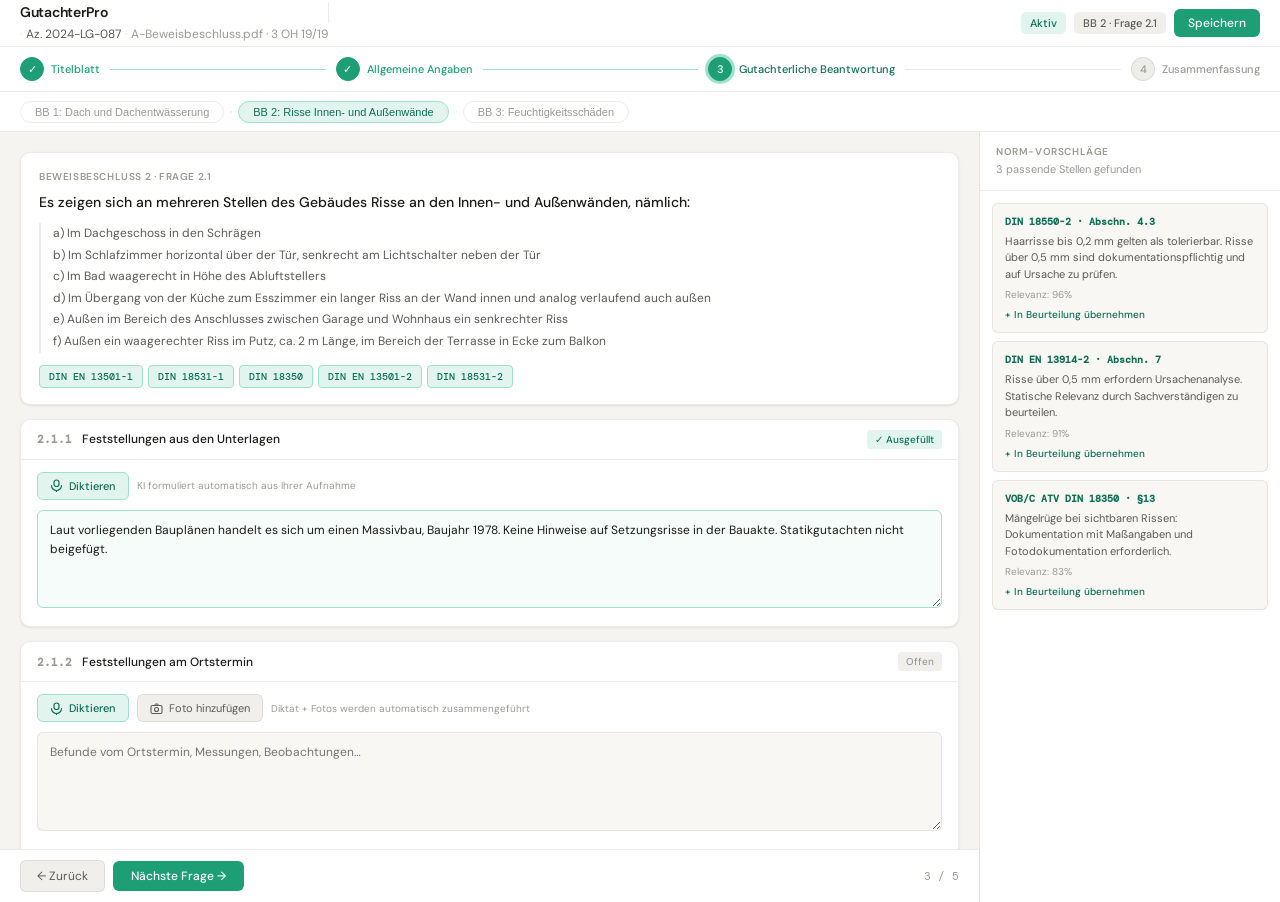
<file: index.html>
<!DOCTYPE html>
<html lang="de">
<head>
  <meta charset="UTF-8">
  <meta name="viewport" content="width=device-width, initial-scale=1.0">
  <title>GutachterPro — Gutachterliche Beantwortung</title>
  <link rel="preconnect" href="https://fonts.googleapis.com">
  <link href="https://fonts.googleapis.com/css2?family=DM+Sans:wght@300;400;500;600&family=DM+Mono:wght@400;500&display=swap" rel="stylesheet">
  <link rel="stylesheet" href="css/app.css">
</head>
<body>

<!-- TOPBAR -->
<header class="topbar">
  <div class="topbar-inner">
    <div class="topbar-left">
      <div class="logo">GutachterPro</div>
      <span class="sep">·</span>
      <span class="meta">Az. 2024-LG-087</span>
      <span class="sep">·</span>
      <span class="meta dimmed">A-Beweisbeschluss.pdf · 3 OH 19/19</span>
    </div>
    <div class="topbar-right">
      <span class="badge badge-live">Aktiv</span>
      <span class="badge badge-prog" id="top-prog">BB 2 · Frage 2.1</span>
      <button class="btn-save" onclick="showSaveToast()">Speichern</button>
    </div>
  </div>
</header>

<!-- STEPPER -->
<div class="stepper-bar">
  <div class="stepper-inner">
    <div class="step done">
      <div class="step-circle done">✓</div>
      <span class="step-label">Titelblatt</span>
    </div>
    <div class="step-line done"></div>
    <div class="step done">
      <div class="step-circle done">✓</div>
      <span class="step-label">Allgemeine Angaben</span>
    </div>
    <div class="step-line done"></div>
    <div class="step active">
      <div class="step-circle active">3</div>
      <span class="step-label">Gutachterliche Beantwortung</span>
    </div>
    <div class="step-line"></div>
    <div class="step">
      <div class="step-circle">4</div>
      <span class="step-label">Zusammenfassung</span>
    </div>
  </div>
</div>

<!-- BB NAV -->
<div class="bb-nav" id="bb-nav"></div>

<!-- MAIN LAYOUT -->
<div class="main-layout">

  <!-- LEFT: CONTENT -->
  <div class="content-col">
    <div class="content-scroll" id="content-scroll">

      <!-- Frage Header -->
      <div class="q-header card" id="q-header"></div>

      <!-- Abschnitt 1 -->
      <div class="section-card card">
        <div class="section-head">
          <span class="section-num" id="snum1"></span>
          <span class="section-title">Feststellungen aus den Unterlagen</span>
          <span class="section-status" id="sst1">Offen</span>
        </div>
        <div class="section-body">
          <div class="voice-row">
            <button class="btn-voice" id="vb1" onclick="startVoice(1)">
              <svg width="13" height="13" viewBox="0 0 13 13"><rect x="4" y="1" width="5" height="6.5" rx="2.5" fill="none" stroke="currentColor" stroke-width="1.2"/><path d="M1.5 6.5a5 5 0 0010 0" fill="none" stroke="currentColor" stroke-width="1.2" stroke-linecap="round"/><line x1="6.5" y1="11.5" x2="6.5" y2="12.5" stroke="currentColor" stroke-width="1.2" stroke-linecap="round"/></svg>
              <span id="vl1">Diktieren</span>
            </button>
            <span class="voice-hint">KI formuliert automatisch aus Ihrer Aufnahme</span>
          </div>
          <div class="ai-indicator" id="ai1">
            <span class="ai-dot"></span> KI formuliert Feststellung…
          </div>
          <textarea class="ta" id="ta1" rows="4" placeholder="Feststellungen aus den vorliegenden Unterlagen…"></textarea>
        </div>
      </div>

      <!-- Abschnitt 2 -->
      <div class="section-card card">
        <div class="section-head">
          <span class="section-num" id="snum2"></span>
          <span class="section-title">Feststellungen am Ortstermin</span>
          <span class="section-status" id="sst2">Offen</span>
        </div>
        <div class="section-body">
          <div class="voice-row">
            <button class="btn-voice" id="vb2" onclick="startVoice(2)">
              <svg width="13" height="13" viewBox="0 0 13 13"><rect x="4" y="1" width="5" height="6.5" rx="2.5" fill="none" stroke="currentColor" stroke-width="1.2"/><path d="M1.5 6.5a5 5 0 0010 0" fill="none" stroke="currentColor" stroke-width="1.2" stroke-linecap="round"/><line x1="6.5" y1="11.5" x2="6.5" y2="12.5" stroke="currentColor" stroke-width="1.2" stroke-linecap="round"/></svg>
              <span id="vl2">Diktieren</span>
            </button>
            <button class="btn-foto" onclick="addFoto()">
              <svg width="13" height="13" viewBox="0 0 13 13"><rect x="1" y="3.5" width="11" height="8" rx="1.5" fill="none" stroke="currentColor" stroke-width="1.1"/><circle cx="6.5" cy="7.5" r="2" fill="none" stroke="currentColor" stroke-width="1.1"/><path d="M4.5 3.5l.8-1.5h2.4l.8 1.5" fill="none" stroke="currentColor" stroke-width="1"/></svg>
              Foto hinzufügen
            </button>
            <span class="voice-hint">Diktat + Fotos werden automatisch zusammengeführt</span>
          </div>
          <div class="ai-indicator" id="ai2">
            <span class="ai-dot"></span> KI formuliert Ortstermin-Feststellung…
          </div>
          <textarea class="ta" id="ta2" rows="4" placeholder="Befunde vom Ortstermin, Messungen, Beobachtungen…"></textarea>
          <div class="foto-strip" id="foto-strip"></div>
        </div>
      </div>

      <!-- Abschnitt 3 -->
      <div class="section-card card">
        <div class="section-head">
          <span class="section-num" id="snum3"></span>
          <span class="section-title">Gutachterliche Beurteilung</span>
          <span class="section-status" id="sst3">Offen</span>
        </div>
        <div class="section-body">
          <div class="voice-row">
            <button class="btn-voice" id="vb3" onclick="startVoice(3)">
              <svg width="13" height="13" viewBox="0 0 13 13"><rect x="4" y="1" width="5" height="6.5" rx="2.5" fill="none" stroke="currentColor" stroke-width="1.2"/><path d="M1.5 6.5a5 5 0 0010 0" fill="none" stroke="currentColor" stroke-width="1.2" stroke-linecap="round"/><line x1="6.5" y1="11.5" x2="6.5" y2="12.5" stroke="currentColor" stroke-width="1.2" stroke-linecap="round"/></svg>
              <span id="vl3">Diktieren</span>
            </button>
            <span class="voice-hint">KI ergänzt automatisch passende Norm-Referenzen</span>
          </div>
          <div class="ai-indicator" id="ai3">
            <span class="ai-dot"></span> KI formuliert Beurteilung mit Norm-Referenzen…
          </div>
          <textarea class="ta" id="ta3" rows="4" placeholder="Gutachterliche Einschätzung, Mangelbewertung, Empfehlungen…"></textarea>
        </div>
      </div>

    </div>

    <!-- NAV FOOTER -->
    <div class="nav-footer">
      <button class="btn-prev" onclick="prevQ()">← Zurück</button>
      <button class="btn-next" onclick="nextQ()">Nächste Frage →</button>
      <span class="nav-pos" id="nav-pos"></span>
    </div>
  </div>

  <!-- RIGHT: NORM SIDEBAR -->
  <aside class="norm-sidebar">
    <div class="ns-head">
      <div class="ns-label">Norm-Vorschläge</div>
      <div class="ns-sub" id="ns-sub">Passend zur aktuellen Frage</div>
    </div>
    <div class="ns-body" id="ns-body"></div>
  </aside>

</div>

<!-- TOAST -->
<div class="toast" id="toast">Gespeichert ✓</div>

<script src="js/data.js"></script>
<script src="js/app.js"></script>
</body>
</html>
</file>
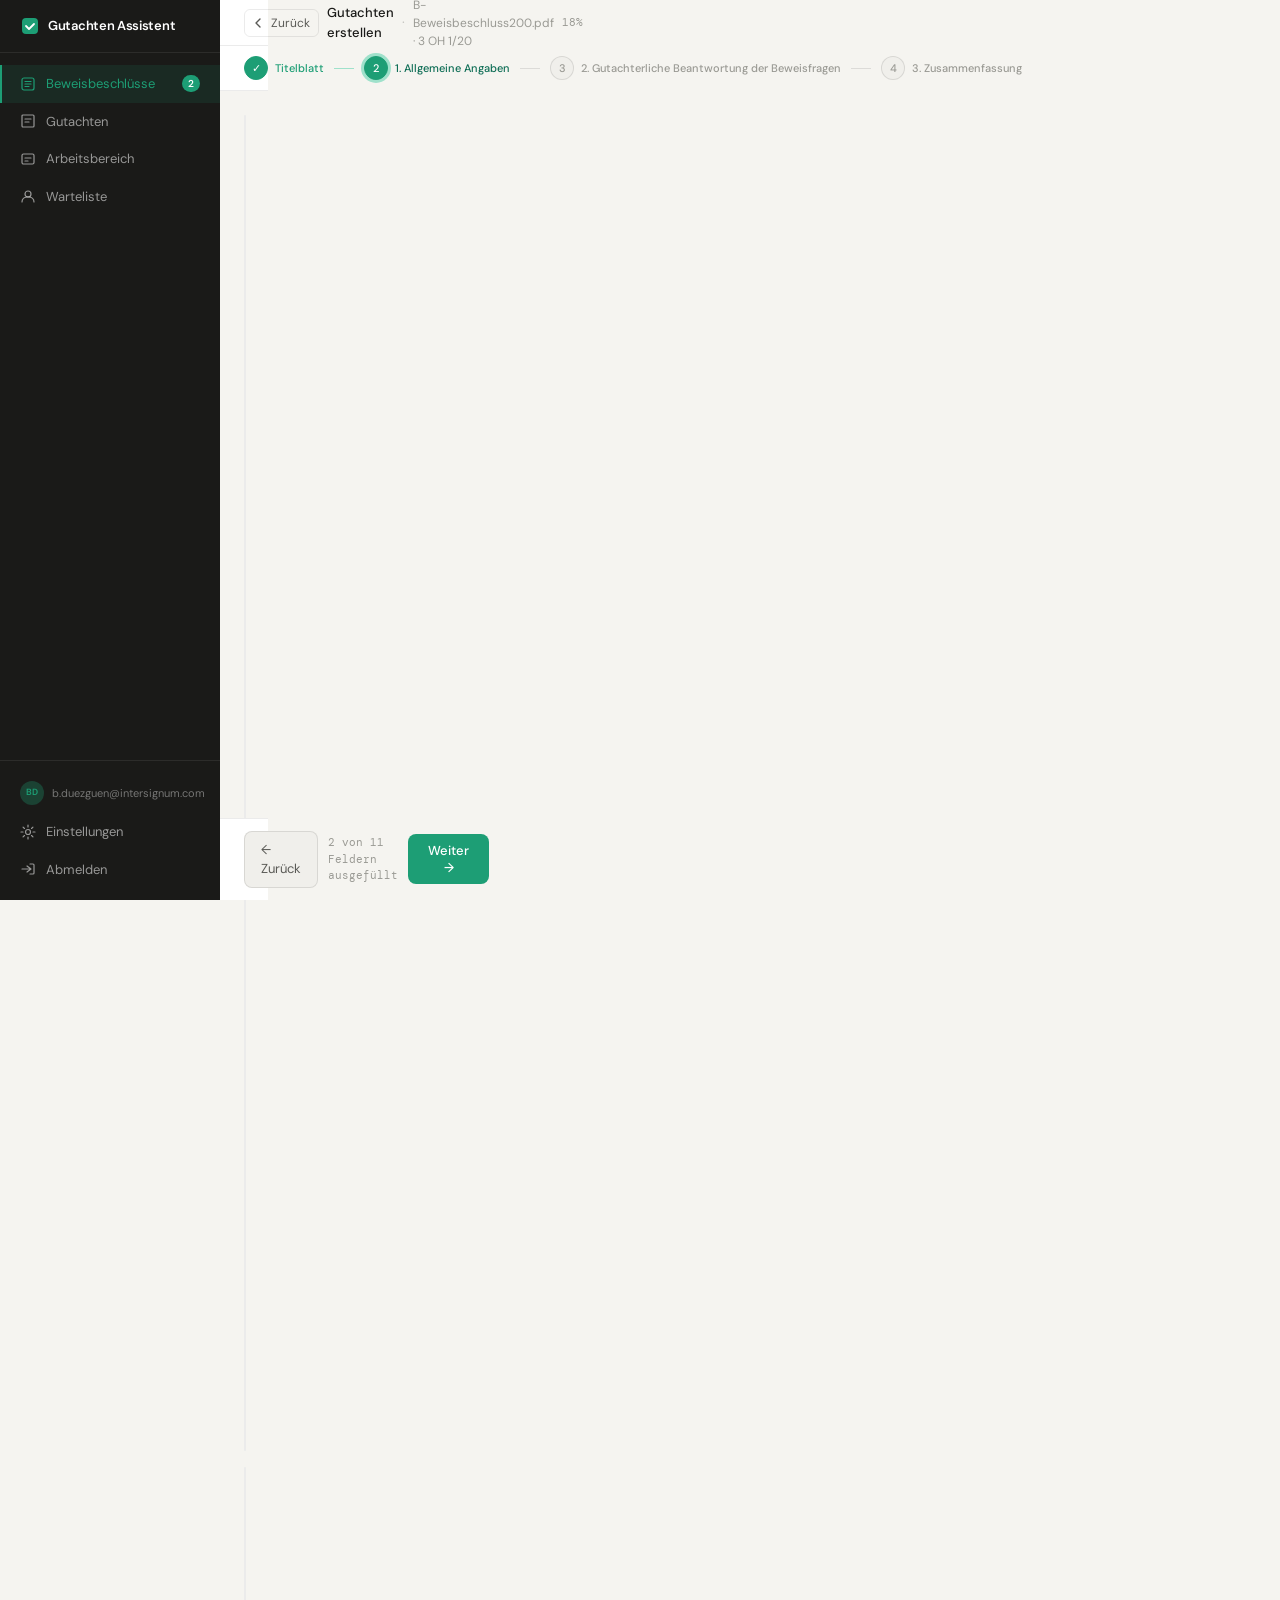
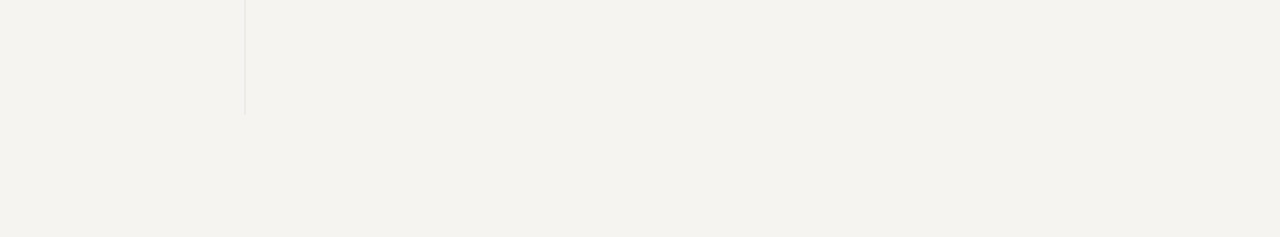
<file: allgemeine-angaben.html>
<!DOCTYPE html>
<html lang="de">
<head>
  <meta charset="UTF-8">
  <meta name="viewport" content="width=device-width, initial-scale=1.0">
  <title>GutachterPro — Allgemeine Angaben</title>
  <link rel="preconnect" href="https://fonts.googleapis.com">
  <link href="https://fonts.googleapis.com/css2?family=DM+Sans:wght@300;400;500;600&family=DM+Mono:wght@400;500&display=swap" rel="stylesheet">
  <link rel="stylesheet" href="css/app.css">
  <style>
    .page-wrap {
      display: grid;
      grid-template-columns: 220px 1fr;
      min-height: 100vh;
    }

    /* ── SIDEBAR ── */
    .sidebar {
      background: #1a1a18;
      display: flex;
      flex-direction: column;
      padding: 0;
      position: fixed;
      top: 0; left: 0; bottom: 0;
      width: 220px;
      z-index: 100;
    }
    .sidebar-logo {
      display: flex;
      align-items: center;
      gap: 8px;
      padding: 16px 20px;
      border-bottom: 1px solid rgba(255,255,255,0.08);
    }
    .sidebar-logo svg { flex-shrink: 0; }
    .sidebar-logo-text {
      font-size: 13px;
      font-weight: 600;
      color: #fff;
      letter-spacing: -0.3px;
    }
    .sidebar-nav { flex: 1; padding: 12px 0; }
    .sidebar-nav-item {
      display: flex;
      align-items: center;
      gap: 10px;
      padding: 9px 20px;
      font-size: 13px;
      color: rgba(255,255,255,0.55);
      cursor: pointer;
      transition: all 0.15s;
      text-decoration: none;
      position: relative;
    }
    .sidebar-nav-item:hover { background: rgba(255,255,255,0.06); color: rgba(255,255,255,0.85); }
    .sidebar-nav-item.active { color: #1D9E75; background: rgba(29,158,117,0.12); }
    .sidebar-nav-item.active::before {
      content: '';
      position: absolute;
      left: 0; top: 0; bottom: 0;
      width: 2px;
      background: #1D9E75;
    }
    .sidebar-badge {
      margin-left: auto;
      background: #1D9E75;
      color: #fff;
      font-size: 10px;
      font-weight: 600;
      padding: 1px 6px;
      border-radius: 10px;
    }
    .sidebar-bottom {
      padding: 12px 0;
      border-top: 1px solid rgba(255,255,255,0.08);
    }
    .sidebar-user {
      display: flex;
      align-items: center;
      gap: 8px;
      padding: 8px 20px;
      font-size: 11px;
      color: rgba(255,255,255,0.4);
    }
    .user-avatar {
      width: 24px;
      height: 24px;
      border-radius: 50%;
      background: rgba(29,158,117,0.3);
      display: flex;
      align-items: center;
      justify-content: center;
      font-size: 9px;
      font-weight: 600;
      color: #1D9E75;
      flex-shrink: 0;
    }

    /* ── MAIN ── */
    .main {
      margin-left: 220px;
      min-height: 100vh;
      background: #f5f4f0;
      display: flex;
      flex-direction: column;
    }

    /* ── TOPBAR ── */
    .topbar {
      background: #fff;
      border-bottom: 1px solid rgba(0,0,0,0.08);
      padding: 0 24px;
      height: 46px;
      display: flex;
      align-items: center;
      gap: 8px;
      position: sticky;
      top: 0;
      z-index: 50;
    }
    .topbar-back {
      display: flex;
      align-items: center;
      gap: 6px;
      font-size: 12px;
      color: #5a5a56;
      cursor: pointer;
      padding: 4px 8px;
      border-radius: 6px;
      border: 1px solid rgba(0,0,0,0.08);
      transition: background 0.15s;
      text-decoration: none;
    }
    .topbar-back:hover { background: #f5f4f0; }
    .topbar-title { font-size: 13px; font-weight: 500; color: #1a1a18; }
    .topbar-sub { font-size: 12px; color: #9a9a94; }
    .topbar-sep { color: rgba(0,0,0,0.2); }
    .topbar-progress { margin-left: auto; font-size: 11px; color: #9a9a94; font-family: 'DM Mono', monospace; }

    /* ── STEPPER ── */
    .stepper {
      background: #fff;
      border-bottom: 1px solid rgba(0,0,0,0.08);
      padding: 10px 24px;
      display: flex;
      align-items: center;
    }
    .step { display: flex; align-items: center; gap: 7px; cursor: pointer; }
    .step-circle {
      width: 24px; height: 24px;
      border-radius: 50%;
      display: flex; align-items: center; justify-content: center;
      font-size: 11px; font-weight: 500;
      flex-shrink: 0;
      transition: all 0.2s;
    }
    .step-circle.done { background: #1D9E75; color: #fff; }
    .step-circle.active { background: #1D9E75; color: #fff; box-shadow: 0 0 0 3px #9FE1CB; }
    .step-circle.pending { background: #f0efeb; color: #9a9a94; border: 1px solid rgba(0,0,0,0.1); }
    .step-label { font-size: 11px; font-weight: 500; white-space: nowrap; }
    .step-label.done { color: #1D9E75; }
    .step-label.active { color: #0F6E56; }
    .step-label.pending { color: #9a9a94; }
    .step-line { flex: 1; height: 1px; background: rgba(0,0,0,0.1); margin: 0 10px; min-width: 20px; }
    .step-line.done { background: #9FE1CB; }

    /* ── CONTENT ── */
    .content {
      flex: 1;
      padding: 24px;
      max-width: 900px;
      width: 100%;
      margin: 0 auto;
    }

    .section-card {
      background: #fff;
      border: 1px solid rgba(0,0,0,0.08);
      border-radius: 10px;
      margin-bottom: 16px;
      overflow: hidden;
    }
    .section-header {
      padding: 12px 20px;
      border-bottom: 1px solid rgba(0,0,0,0.06);
      font-size: 12px;
      font-weight: 600;
      color: #5a5a56;
      text-transform: uppercase;
      letter-spacing: 0.5px;
      background: #f8f7f4;
    }
    .section-body { padding: 20px; }
    .form-grid { display: grid; grid-template-columns: 1fr 1fr; gap: 16px; }
    .form-grid.single { grid-template-columns: 1fr; }
    .form-group { display: flex; flex-direction: column; gap: 5px; }
    .form-group.full { grid-column: 1 / -1; }
    .form-label {
      font-size: 12px;
      font-weight: 500;
      color: #1a1a18;
    }
    .form-sublabel { font-size: 11px; color: #9a9a94; margin-top: -3px; }
    .form-input {
      background: #f8f7f4;
      border: 1px solid rgba(0,0,0,0.1);
      border-radius: 7px;
      padding: 9px 12px;
      font-size: 13px;
      font-family: 'DM Sans', sans-serif;
      color: #1a1a18;
      transition: border-color 0.15s, background 0.15s;
      outline: none;
    }
    .form-input:focus { border-color: #1D9E75; background: #fff; }
    .form-input::placeholder { color: #b0afaa; }
    .form-textarea {
      background: #f8f7f4;
      border: 1px solid rgba(0,0,0,0.1);
      border-radius: 7px;
      padding: 9px 12px;
      font-size: 13px;
      font-family: 'DM Sans', sans-serif;
      color: #1a1a18;
      resize: vertical;
      min-height: 80px;
      transition: border-color 0.15s, background 0.15s;
      outline: none;
      line-height: 1.6;
    }
    .form-textarea:focus { border-color: #1D9E75; background: #fff; }
    .form-textarea::placeholder { color: #b0afaa; }
    .form-date {
      background: #f8f7f4;
      border: 1px solid rgba(0,0,0,0.1);
      border-radius: 7px;
      padding: 9px 12px;
      font-size: 13px;
      font-family: 'DM Sans', sans-serif;
      color: #1a1a18;
      transition: border-color 0.15s;
      outline: none;
      max-width: 200px;
    }
    .form-date:focus { border-color: #1D9E75; background: #fff; }

    /* ── BILDER ── */
    .bilder-box {
      border: 1px solid rgba(0,0,0,0.08);
      border-radius: 8px;
      overflow: hidden;
    }
    .bilder-header {
      display: flex;
      align-items: center;
      justify-content: space-between;
      padding: 10px 16px;
      border-bottom: 1px solid rgba(0,0,0,0.06);
      background: #f8f7f4;
    }
    .bilder-title { font-size: 12px; font-weight: 500; color: #5a5a56; }
    .btn-bild {
      display: flex;
      align-items: center;
      gap: 6px;
      background: #fff;
      border: 1px solid rgba(0,0,0,0.12);
      border-radius: 6px;
      padding: 6px 12px;
      font-size: 12px;
      font-family: 'DM Sans', sans-serif;
      color: #1a1a18;
      cursor: pointer;
      transition: background 0.15s;
    }
    .btn-bild:hover { background: #f0efeb; }
    .bilder-empty {
      padding: 32px;
      display: flex;
      flex-direction: column;
      align-items: center;
      gap: 8px;
      color: #9a9a94;
    }
    .bilder-empty-icon { opacity: 0.4; }
    .bilder-empty-text { font-size: 13px; }
    .bilder-grid {
      display: flex;
      flex-wrap: wrap;
      gap: 8px;
      padding: 16px;
    }
    .bild-thumb {
      width: 80px;
      height: 80px;
      background: #f0efeb;
      border: 1px solid rgba(0,0,0,0.08);
      border-radius: 8px;
      display: flex;
      align-items: center;
      justify-content: center;
      position: relative;
      cursor: pointer;
      overflow: hidden;
      transition: border-color 0.15s;
    }
    .bild-thumb:hover { border-color: #1D9E75; }
    .bild-remove {
      position: absolute;
      top: 3px; right: 3px;
      width: 16px; height: 16px;
      background: rgba(163,45,45,0.9);
      border-radius: 50%;
      display: flex; align-items: center; justify-content: center;
      cursor: pointer;
      opacity: 0;
      transition: opacity 0.15s;
      font-size: 10px;
      color: #fff;
      font-weight: 600;
    }
    .bild-thumb:hover .bild-remove { opacity: 1; }
    #file-input { display: none; }

    /* ── FOOTER NAV ── */
    .footer-nav {
      background: #fff;
      border-top: 1px solid rgba(0,0,0,0.08);
      padding: 12px 24px;
      display: flex;
      align-items: center;
      gap: 10px;
      position: sticky;
      bottom: 0;
    }
    .btn-back {
      background: #f0efeb;
      border: 1px solid rgba(0,0,0,0.1);
      border-radius: 8px;
      padding: 8px 16px;
      font-size: 13px;
      font-family: 'DM Sans', sans-serif;
      color: #5a5a56;
      cursor: pointer;
      transition: background 0.15s;
      text-decoration: none;
    }
    .btn-back:hover { background: #e8e7e2; }
    .btn-weiter {
      background: #1D9E75;
      border: none;
      border-radius: 8px;
      padding: 8px 20px;
      font-size: 13px;
      font-weight: 500;
      font-family: 'DM Sans', sans-serif;
      color: #fff;
      cursor: pointer;
      transition: background 0.15s;
      margin-left: auto;
    }
    .btn-weiter:hover { background: #0F6E56; }
    .progress-text { font-size: 11px; color: #9a9a94; font-family: 'DM Mono', monospace; }

    /* ── TOAST ── */
    .toast {
      position: fixed;
      bottom: 72px;
      right: 24px;
      background: #1a1a18;
      color: #fff;
      font-size: 12px;
      font-weight: 500;
      padding: 10px 16px;
      border-radius: 8px;
      opacity: 0;
      transform: translateY(8px);
      transition: opacity 0.2s, transform 0.2s;
      pointer-events: none;
      z-index: 9999;
      font-family: 'DM Sans', sans-serif;
    }
    .toast.show { opacity: 1; transform: translateY(0); }
  </style>
</head>
<body>
<div class="page-wrap">

  <!-- SIDEBAR -->
  <aside class="sidebar">
    <div class="sidebar-logo">
      <svg width="20" height="20" viewBox="0 0 20 20" fill="none">
        <rect x="2" y="2" width="16" height="16" rx="4" fill="#1D9E75"/>
        <path d="M6 10l3 3 5-5" stroke="#fff" stroke-width="1.8" stroke-linecap="round" stroke-linejoin="round"/>
      </svg>
      <span class="sidebar-logo-text">Gutachten Assistent</span>
    </div>
    <nav class="sidebar-nav">
      <a class="sidebar-nav-item active" href="#">
        <svg width="16" height="16" viewBox="0 0 16 16" fill="none"><rect x="2" y="2" width="12" height="12" rx="2" stroke="currentColor" stroke-width="1.2"/><path d="M5 8h6M5 5.5h6M5 10.5h4" stroke="currentColor" stroke-width="1.2" stroke-linecap="round"/></svg>
        Beweisbeschlüsse
        <span class="sidebar-badge">2</span>
      </a>
      <a class="sidebar-nav-item" href="#">
        <svg width="16" height="16" viewBox="0 0 16 16" fill="none"><path d="M3 2h10a1 1 0 011 1v10a1 1 0 01-1 1H3a1 1 0 01-1-1V3a1 1 0 011-1z" stroke="currentColor" stroke-width="1.2"/><path d="M5 6h6M5 9h4" stroke="currentColor" stroke-width="1.2" stroke-linecap="round"/></svg>
        Gutachten
      </a>
      <a class="sidebar-nav-item" href="#">
        <svg width="16" height="16" viewBox="0 0 16 16" fill="none"><rect x="2" y="3" width="12" height="10" rx="1.5" stroke="currentColor" stroke-width="1.2"/><path d="M5 7h6M5 10h3" stroke="currentColor" stroke-width="1.2" stroke-linecap="round"/></svg>
        Arbeitsbereich
      </a>
      <a class="sidebar-nav-item" href="#">
        <svg width="16" height="16" viewBox="0 0 16 16" fill="none"><circle cx="8" cy="6" r="3" stroke="currentColor" stroke-width="1.2"/><path d="M2 14c0-3.314 2.686-5 6-5s6 1.686 6 5" stroke="currentColor" stroke-width="1.2" stroke-linecap="round"/></svg>
        Warteliste
      </a>
    </nav>
    <div class="sidebar-bottom">
      <div class="sidebar-user">
        <div class="user-avatar">BD</div>
        <span>b.duezguen@intersignum.com</span>
      </div>
      <a class="sidebar-nav-item" href="#">
        <svg width="16" height="16" viewBox="0 0 16 16" fill="none"><circle cx="8" cy="8" r="2.5" stroke="currentColor" stroke-width="1.2"/><path d="M8 1v2M8 13v2M1 8h2M13 8h2M3.05 3.05l1.42 1.42M11.54 11.54l1.41 1.41M3.05 12.95l1.42-1.42M11.54 4.46l1.41-1.41" stroke="currentColor" stroke-width="1.2" stroke-linecap="round"/></svg>
        Einstellungen
      </a>
      <a class="sidebar-nav-item" href="#">
        <svg width="16" height="16" viewBox="0 0 16 16" fill="none"><path d="M10 3h3a1 1 0 011 1v8a1 1 0 01-1 1h-3M7 11l4-3-4-3M2 8h9" stroke="currentColor" stroke-width="1.2" stroke-linecap="round" stroke-linejoin="round"/></svg>
        Abmelden
      </a>
    </div>
  </aside>

  <!-- MAIN -->
  <div class="main">

    <!-- TOPBAR -->
    <div class="topbar">
      <a class="topbar-back" href="#">
        <svg width="12" height="12" viewBox="0 0 12 12"><path d="M7 2L3 6l4 4" fill="none" stroke="currentColor" stroke-width="1.4" stroke-linecap="round" stroke-linejoin="round"/></svg>
        Zurück
      </a>
      <span class="topbar-title">Gutachten erstellen</span>
      <span class="topbar-sep">·</span>
      <span class="topbar-sub">B-Beweisbeschluss200.pdf · 3 OH 1/20</span>
      <span class="topbar-progress" id="progress-label">0%</span>
    </div>

    <!-- STEPPER -->
    <div class="stepper">
      <div class="step">
        <div class="step-circle done">✓</div>
        <span class="step-label done">Titelblatt</span>
      </div>
      <div class="step-line done"></div>
      <div class="step">
        <div class="step-circle active">2</div>
        <span class="step-label active">1. Allgemeine Angaben</span>
      </div>
      <div class="step-line"></div>
      <div class="step">
        <div class="step-circle pending">3</div>
        <span class="step-label pending">2. Gutachterliche Beantwortung der Beweisfragen</span>
      </div>
      <div class="step-line"></div>
      <div class="step">
        <div class="step-circle pending">4</div>
        <span class="step-label pending">3. Zusammenfassung</span>
      </div>
    </div>

    <!-- CONTENT -->
    <div class="content">

      <!-- Auftragsdetails -->
      <div class="section-card">
        <div class="section-header">Auftragsdetails und Grundlagen der Begutachtung</div>
        <div class="section-body">
          <div class="form-grid">

            <div class="form-group">
              <label class="form-label">Auftrag / Datum / Auftragserteilung</label>
              <input type="date" class="form-date" id="auftrag-datum" onchange="updateProgress()">
            </div>

            <div class="form-group">
              <label class="form-label">Auftraggeber</label>
              <input type="text" class="form-input" id="auftraggeber" value="Landgericht Rottweil" placeholder="Auftraggeber eingeben" onchange="updateProgress()">
              <span class="form-sublabel">Wer hat das Gutachten in Auftrag gegeben?</span>
            </div>

            <div class="form-group full">
              <label class="form-label">Vorgang Prozessvertreter Kläger / Antragsteller</label>
              <input type="text" class="form-input" id="vorgang" placeholder="Vorgang eingeben" onchange="updateProgress()">
            </div>

            <div class="form-group full">
              <label class="form-label">Gegenstand des Gutachtens</label>
              <textarea class="form-textarea" id="gegenstand" rows="4" placeholder="Beschreiben Sie den Gegenstand des Gutachtens..." onchange="updateProgress()"></textarea>
            </div>

            <div class="form-group">
              <label class="form-label">Datum des Beweisbeschlusses</label>
              <input type="date" class="form-date" id="bb-datum" onchange="updateProgress()">
            </div>

            <div class="form-group full">
              <label class="form-label">Fragen des Beweisbeschlusses</label>
              <textarea class="form-textarea" id="bb-fragen" rows="5" placeholder="1. Es zeigen sich an mehreren Stellen des Gebäudes Risse an den Innen- und Außenwänden, nämlich&#10;a) Im Dachgeschoss in den Schrägen,&#10;b) Im Schlafzimmer horizontal über der Tür..." onchange="updateProgress()"></textarea>
            </div>

            <div class="form-group full">
              <label class="form-label">Verwendete Unterlagen</label>
              <textarea class="form-textarea" id="unterlagen" rows="3" placeholder="Verwendete Unterlagen aufführen..." onchange="updateProgress()"></textarea>
            </div>

            <div class="form-group full">
              <label class="form-label">Technische Regelwerke</label>
              <textarea class="form-textarea" id="regelwerke" rows="3" placeholder="Relevante DIN-Normen, VOB, technische Regelwerke..." onchange="updateProgress()"></textarea>
            </div>

            <div class="form-group full">
              <label class="form-label">Hinweis Planung und Kostenschätzung</label>
              <textarea class="form-textarea" id="kostenhinweis" rows="3" placeholder="Hinweise zur Planung und Kostenschätzung..." onchange="updateProgress()"></textarea>
            </div>

            <div class="form-group full">
              <label class="form-label">Ortstermin</label>
              <textarea class="form-textarea" id="ortstermin" rows="3" placeholder="Angaben zum Ortstermin (Datum, Teilnehmer, Besonderheiten)..." onchange="updateProgress()"></textarea>
            </div>

            <div class="form-group full">
              <label class="form-label">Gegenstand der Begutachtung</label>
              <textarea class="form-textarea" id="gegenstand-begutachtung" rows="3" placeholder="Gegenstand der Begutachtung..." onchange="updateProgress()"></textarea>
            </div>

          </div>
        </div>
      </div>

      <!-- Bilder -->
      <div class="section-card">
        <div class="bilder-header">
          <span class="bilder-title" id="bilder-title">Bilder (0 / 5)</span>
          <button class="btn-bild" onclick="document.getElementById('file-input').click()">
            <svg width="13" height="13" viewBox="0 0 13 13" fill="none"><rect x="1" y="3" width="11" height="8" rx="1.5" stroke="currentColor" stroke-width="1.1"/><circle cx="6.5" cy="7" r="2" stroke="currentColor" stroke-width="1.1"/><path d="M4.5 3l.8-1.5h2.4L8.5 3" stroke="currentColor" stroke-width="1"/></svg>
            Bild hinzufügen
          </button>
        </div>
        <div id="bilder-container">
          <div class="bilder-empty" id="bilder-empty">
            <svg class="bilder-empty-icon" width="40" height="40" viewBox="0 0 40 40" fill="none"><rect x="4" y="8" width="32" height="24" rx="3" stroke="#9a9a94" stroke-width="1.5"/><circle cx="14" cy="17" r="3" stroke="#9a9a94" stroke-width="1.5"/><path d="M4 28l9-7 6 5 5-4 8 7" stroke="#9a9a94" stroke-width="1.5" stroke-linecap="round" stroke-linejoin="round"/></svg>
            <span class="bilder-empty-text">Noch keine Bilder hinzugefügt</span>
          </div>
          <div class="bilder-grid" id="bilder-grid" style="display:none"></div>
        </div>
        <input type="file" id="file-input" accept="image/*" multiple onchange="handleFiles(this.files)">
      </div>

    </div>

    <!-- FOOTER NAV -->
    <div class="footer-nav">
      <a class="btn-back" href="#">← Zurück</a>
      <span class="progress-text" id="footer-progress">0 von 11 Feldern ausgefüllt</span>
      <button class="btn-weiter" onclick="goToNext()">Weiter →</button>
    </div>

  </div>
</div>

<div class="toast" id="toast"></div>

<script>
const fields = ['auftrag-datum','auftraggeber','vorgang','gegenstand','bb-datum','bb-fragen','unterlagen','regelwerke','kostenhinweis','ortstermin','gegenstand-begutachtung'];
let bildCount = 0;

function updateProgress() {
  const filled = fields.filter(id => {
    const el = document.getElementById(id);
    return el && el.value.trim() !== '';
  }).length;
  const pct = Math.round((filled / fields.length) * 100);
  document.getElementById('progress-label').textContent = pct + '%';
  document.getElementById('footer-progress').textContent = filled + ' von ' + fields.length + ' Feldern ausgefüllt';
}

function handleFiles(files) {
  const MAX = 5;
  Array.from(files).forEach(file => {
    if (bildCount >= MAX) { showToast('Maximal 5 Bilder erlaubt'); return; }
    const reader = new FileReader();
    reader.onload = e => addBildThumb(e.target.result, file.name);
    reader.readAsDataURL(file);
  });
}

function addBildThumb(src, name) {
  if (bildCount >= 5) return;
  bildCount++;
  document.getElementById('bilder-empty').style.display = 'none';
  document.getElementById('bilder-grid').style.display = 'flex';
  document.getElementById('bilder-title').textContent = `Bilder (${bildCount} / 5)`;

  const thumb = document.createElement('div');
  thumb.className = 'bild-thumb';
  thumb.id = 'thumb-' + bildCount;
  thumb.innerHTML = `
    <img src="${src}" style="width:100%;height:100%;object-fit:cover;">
    <div class="bild-remove" onclick="removeBild(this.parentElement)">✕</div>
  `;
  document.getElementById('bilder-grid').appendChild(thumb);
  updateProgress();
}

function removeBild(thumb) {
  thumb.remove();
  bildCount--;
  document.getElementById('bilder-title').textContent = `Bilder (${bildCount} / 5)`;
  if (bildCount === 0) {
    document.getElementById('bilder-empty').style.display = 'flex';
    document.getElementById('bilder-grid').style.display = 'none';
  }
  updateProgress();
}

function goToNext() {
  const filled = fields.filter(id => {
    const el = document.getElementById(id);
    return el && el.value.trim() !== '';
  }).length;
  if (filled < 3) {
    showToast('Bitte füllen Sie mindestens die Pflichtfelder aus');
    return;
  }
  showToast('Weiter zur Gutachterlichen Beantwortung...');
  setTimeout(() => { window.location.href = 'index.html'; }, 1200);
}

function showToast(msg) {
  const t = document.getElementById('toast');
  t.textContent = msg;
  t.classList.add('show');
  setTimeout(() => t.classList.remove('show'), 2200);
}

// Init
document.getElementById('auftraggeber').value = 'Landgericht Rottweil';
document.getElementById('bb-fragen').value = '1. Es zeigen sich an mehreren Stellen des Gebäudes Risse an den Innen- und Außenwänden, nämlich\na) Im Dachgeschoss in den Schrägen,\nb) Im Schlafzimmer horizontal über der Tür senkrecht am Lichtschalter neben der Tür,\nc) Im Bad waagerecht in Höhe des Abluftstellers,\nd) Im Übergang von der Küche zum Esszimmer ein langer Riss an der Wand innen und analog verlaufend auch außen,';
updateProgress();
</script>
</body>
</html>
</file>
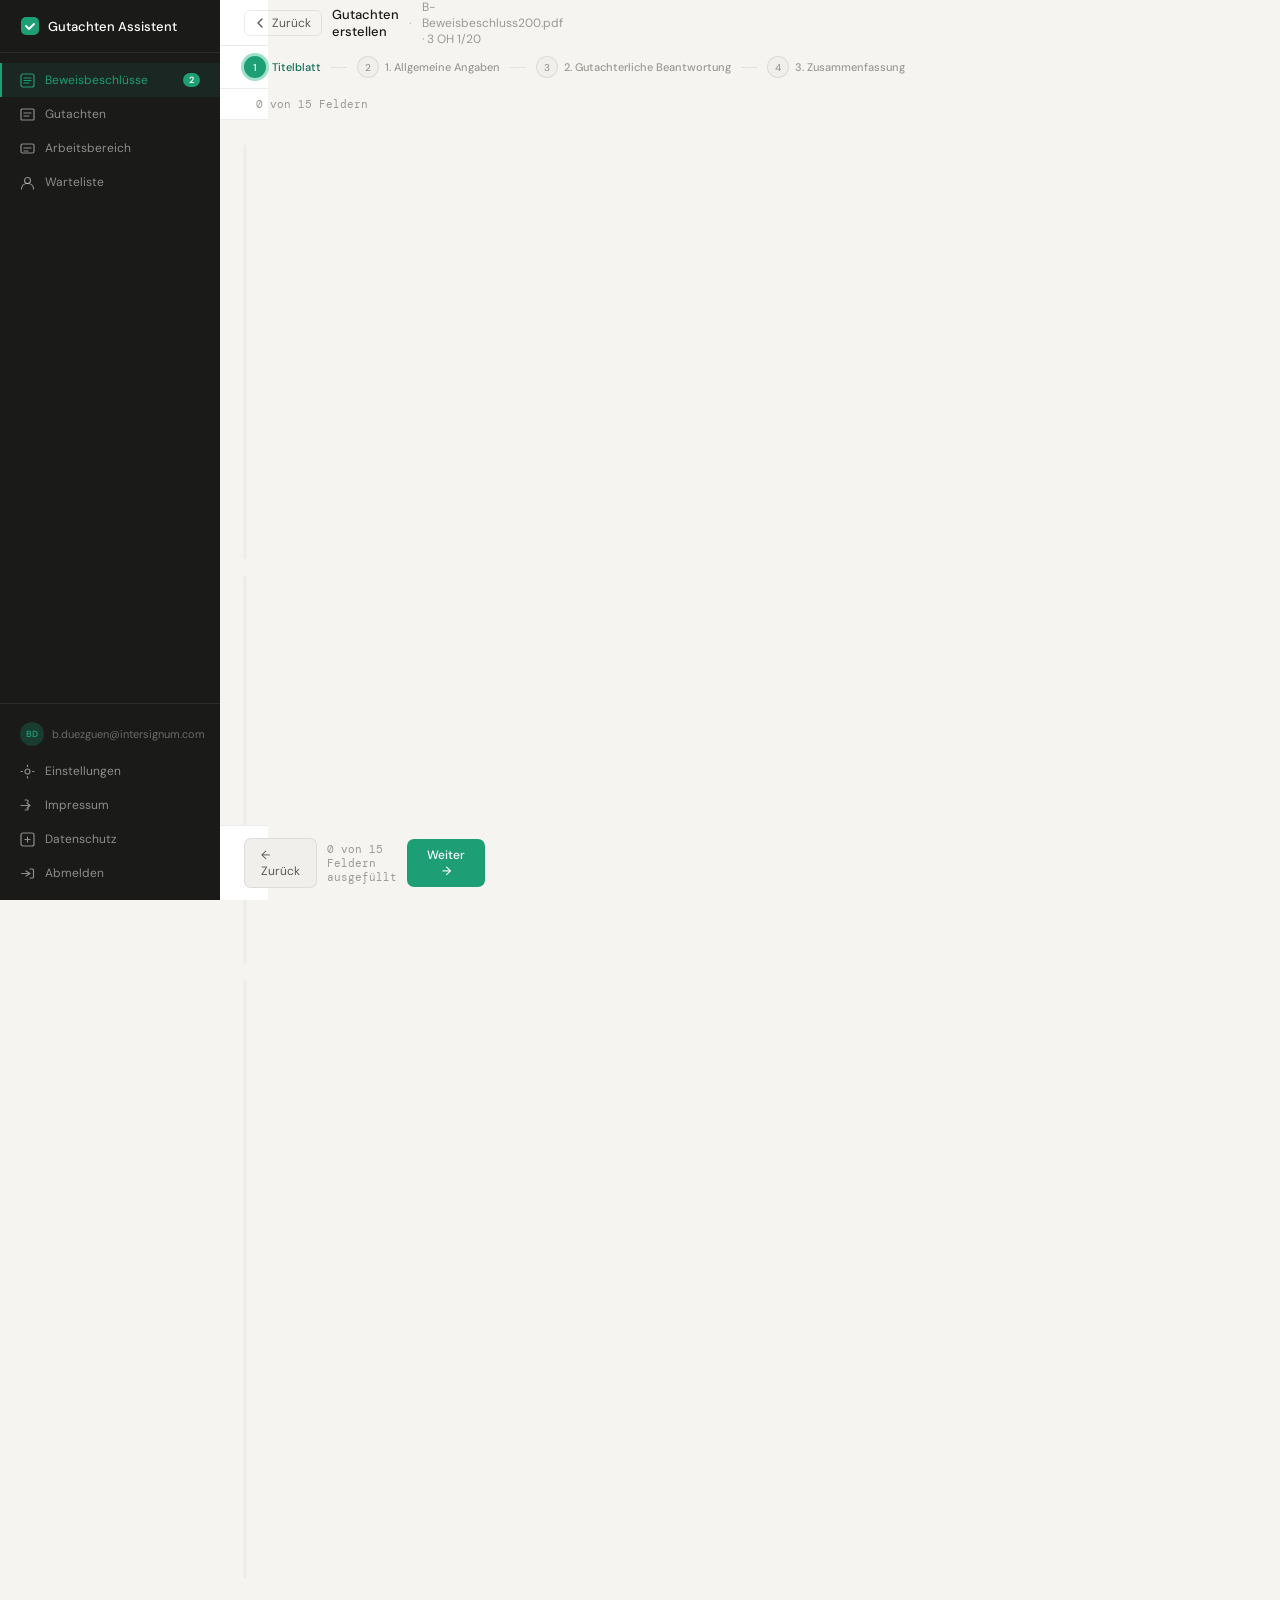
<file: titelblatt.html>
<!DOCTYPE html>
<html lang="de">
<head>
  <meta charset="UTF-8">
  <meta name="viewport" content="width=device-width, initial-scale=1.0">
  <title>GutachterPro — Titelblatt</title>
  <link rel="preconnect" href="https://fonts.googleapis.com">
  <link href="https://fonts.googleapis.com/css2?family=DM+Sans:wght@300;400;500;600&family=DM+Mono:wght@400;500&display=swap" rel="stylesheet">
  <style>
    *, *::before, *::after { box-sizing: border-box; margin: 0; padding: 0; }
    :root {
      --green: #1D9E75; --green-l: #E1F5EE; --green-m: #9FE1CB; --green-d: #0F6E56;
      --dark: #1a1a18; --gray: #5a5a56; --light: #f5f4f0;
      --border: rgba(0,0,0,0.08); --surface: #fff;
    }
    html, body { height: 100%; font-family: 'DM Sans', sans-serif; background: var(--light); color: var(--dark); font-size: 14px; }

    .layout { display: grid; grid-template-columns: 220px 1fr; min-height: 100vh; }

    /* SIDEBAR */
    .sidebar { background: #1a1a18; display: flex; flex-direction: column; position: fixed; top: 0; left: 0; bottom: 0; width: 220px; z-index: 100; }
    .sb-logo { display: flex; align-items: center; gap: 8px; padding: 16px 20px; border-bottom: 1px solid rgba(255,255,255,0.08); }
    .sb-logo-text { font-size: 13px; font-weight: 500; color: #fff; }
    .sb-nav { flex: 1; padding: 10px 0; }
    .sb-item { display: flex; align-items: center; gap: 10px; padding: 9px 20px; font-size: 12px; color: rgba(255,255,255,0.5); cursor: pointer; transition: all .15s; text-decoration: none; position: relative; }
    .sb-item:hover { background: rgba(255,255,255,0.05); color: rgba(255,255,255,0.8); }
    .sb-item.active { color: var(--green); background: rgba(29,158,117,0.1); }
    .sb-item.active::before { content: ''; position: absolute; left: 0; top: 0; bottom: 0; width: 2px; background: var(--green); }
    .sb-badge { margin-left: auto; background: var(--green); color: #fff; font-size: 9px; font-weight: 600; padding: 1px 6px; border-radius: 10px; }
    .sb-bottom { padding: 10px 0; border-top: 1px solid rgba(255,255,255,0.08); }
    .sb-user { display: flex; align-items: center; gap: 8px; padding: 8px 20px; font-size: 11px; color: rgba(255,255,255,0.35); }
    .sb-avatar { width: 24px; height: 24px; border-radius: 50%; background: rgba(29,158,117,0.25); display: flex; align-items: center; justify-content: center; font-size: 9px; font-weight: 600; color: var(--green); flex-shrink: 0; }

    /* MAIN */
    .main { margin-left: 220px; display: flex; flex-direction: column; min-height: 100vh; }

    /* TOPBAR */
    .topbar { background: var(--surface); border-bottom: 1px solid var(--border); padding: 0 24px; height: 46px; display: flex; align-items: center; gap: 10px; position: sticky; top: 0; z-index: 50; }
    .tb-back { display: flex; align-items: center; gap: 5px; font-size: 12px; color: var(--gray); cursor: pointer; padding: 4px 10px; border-radius: 6px; border: 1px solid var(--border); text-decoration: none; transition: background .15s; }
    .tb-back:hover { background: var(--light); }
    .tb-title { font-size: 13px; font-weight: 500; }
    .tb-sub { font-size: 12px; color: #9a9a94; }
    .tb-sep { color: rgba(0,0,0,0.2); }
    .tb-saved { margin-left: auto; display: flex; align-items: center; gap: 5px; font-size: 11px; color: var(--green); }

    /* STEPPER */
    .stepper { background: var(--surface); border-bottom: 1px solid var(--border); padding: 10px 24px; display: flex; align-items: center; }
    .step { display: flex; align-items: center; gap: 6px; cursor: pointer; }
    .sc { width: 22px; height: 22px; border-radius: 50%; display: flex; align-items: center; justify-content: center; font-size: 10px; font-weight: 500; flex-shrink: 0; }
    .sc-done { background: var(--green); color: #fff; }
    .sc-active { background: var(--green); color: #fff; box-shadow: 0 0 0 3px var(--green-m); }
    .sc-open { background: #f0efeb; color: #9a9a94; border: 1px solid var(--border); }
    .sl { font-size: 11px; font-weight: 500; white-space: nowrap; }
    .sl-done { color: var(--green); }
    .sl-active { color: var(--green-d); }
    .sl-open { color: #9a9a94; }
    .step-line { flex: 1; height: 1px; background: var(--border); margin: 0 10px; min-width: 16px; }
    .step-line.done { background: var(--green-m); }

    /* CONTENT */
    .content { flex: 1; padding: 24px; max-width: 900px; width: 100%; margin: 0 auto; display: flex; flex-direction: column; gap: 16px; }

    .card { background: var(--surface); border: 1px solid var(--border); border-radius: 10px; overflow: hidden; box-shadow: 0 1px 3px rgba(0,0,0,0.04); }
    .card-head { padding: 11px 20px; border-bottom: 1px solid var(--border); font-size: 10px; font-weight: 600; color: var(--gray); text-transform: uppercase; letter-spacing: .6px; background: #f8f7f4; }
    .card-body { padding: 20px; display: grid; grid-template-columns: 1fr 1fr; gap: 14px; }
    .card-body.single { grid-template-columns: 1fr; }

    .fg { display: flex; flex-direction: column; gap: 5px; }
    .fg.full { grid-column: 1 / -1; }
    .fg.third { grid-column: span 1; }
    .fl { font-size: 12px; font-weight: 500; color: var(--dark); }
    .fi { background: #f8f7f4; border: 1px solid rgba(0,0,0,0.09); border-radius: 7px; padding: 8px 12px; font-size: 13px; font-family: 'DM Sans', sans-serif; color: var(--dark); outline: none; transition: border-color .15s, background .15s; }
    .fi:focus { border-color: var(--green); background: #fff; }
    .fi::placeholder { color: #c0bfba; }
    .ft { background: #f8f7f4; border: 1px solid rgba(0,0,0,0.09); border-radius: 7px; padding: 8px 12px; font-size: 13px; font-family: 'DM Sans', sans-serif; color: var(--dark); resize: vertical; outline: none; transition: border-color .15s, background .15s; line-height: 1.6; min-height: 80px; }
    .ft:focus { border-color: var(--green); background: #fff; }
    .ft::placeholder { color: #c0bfba; }

    /* PROGRESS BAR */
    .progress-wrap { background: var(--surface); border-bottom: 1px solid var(--border); padding: 8px 24px; display: flex; align-items: center; gap: 12px; }
    .progress-bar { flex: 1; height: 3px; background: var(--border); border-radius: 2px; overflow: hidden; }
    .progress-fill { height: 100%; background: var(--green); border-radius: 2px; transition: width .4s; width: 0%; }
    .progress-label { font-size: 11px; color: #9a9a94; font-family: 'DM Mono', monospace; white-space: nowrap; }

    /* FOOTER */
    .footer { background: var(--surface); border-top: 1px solid var(--border); padding: 12px 24px; display: flex; align-items: center; gap: 10px; position: sticky; bottom: 0; }
    .btn-back { background: #f0efeb; border: 1px solid var(--border); border-radius: 7px; padding: 8px 16px; font-size: 12px; font-family: 'DM Sans', sans-serif; color: var(--gray); cursor: pointer; text-decoration: none; transition: background .15s; }
    .btn-back:hover { background: #e8e7e2; }
    .btn-next { background: var(--green); border: none; border-radius: 7px; padding: 8px 20px; font-size: 12px; font-weight: 500; font-family: 'DM Sans', sans-serif; color: #fff; cursor: pointer; margin-left: auto; transition: background .15s; }
    .btn-next:hover { background: var(--green-d); }
    .fp { font-size: 11px; color: #9a9a94; font-family: 'DM Mono', monospace; }

    /* TOAST */
    .toast { position: fixed; bottom: 70px; right: 24px; background: var(--dark); color: #fff; font-size: 12px; font-weight: 500; padding: 10px 16px; border-radius: 8px; opacity: 0; transform: translateY(8px); transition: opacity .2s, transform .2s; pointer-events: none; z-index: 9999; font-family: 'DM Sans', sans-serif; }
    .toast.show { opacity: 1; transform: translateY(0); }
  </style>
</head>
<body>
<div class="layout">

  <!-- SIDEBAR -->
  <aside class="sidebar">
    <div class="sb-logo">
      <svg width="20" height="20" viewBox="0 0 20 20"><rect x="1" y="1" width="18" height="18" rx="5" fill="#1D9E75"/><path d="M6 10l3 3 5-5" stroke="#fff" stroke-width="1.8" stroke-linecap="round" stroke-linejoin="round" fill="none"/></svg>
      <span class="sb-logo-text">Gutachten Assistent</span>
    </div>
    <nav class="sb-nav">
      <a class="sb-item active" href="#">
        <svg width="15" height="15" viewBox="0 0 15 15" fill="none"><rect x="1" y="1" width="13" height="13" rx="2" stroke="currentColor" stroke-width="1.2"/><path d="M4 7.5h7M4 5h7M4 10h5" stroke="currentColor" stroke-width="1.2" stroke-linecap="round"/></svg>
        Beweisbeschlüsse <span class="sb-badge">2</span>
      </a>
      <a class="sb-item" href="#">
        <svg width="15" height="15" viewBox="0 0 15 15" fill="none"><path d="M2 2h11a1 1 0 011 1v9a1 1 0 01-1 1H2a1 1 0 01-1-1V3a1 1 0 011-1z" stroke="currentColor" stroke-width="1.2"/><path d="M4 6h7M4 9h5" stroke="currentColor" stroke-width="1.2" stroke-linecap="round"/></svg>
        Gutachten
      </a>
      <a class="sb-item" href="#">
        <svg width="15" height="15" viewBox="0 0 15 15" fill="none"><rect x="1" y="3" width="13" height="9" rx="1.5" stroke="currentColor" stroke-width="1.2"/><path d="M4 7h7M4 10h4" stroke="currentColor" stroke-width="1.2" stroke-linecap="round"/></svg>
        Arbeitsbereich
      </a>
      <a class="sb-item" href="#">
        <svg width="15" height="15" viewBox="0 0 15 15" fill="none"><circle cx="7.5" cy="5.5" r="3" stroke="currentColor" stroke-width="1.2"/><path d="M1.5 14c0-3.5 2.7-5.5 6-5.5s6 2 6 5.5" stroke="currentColor" stroke-width="1.2" stroke-linecap="round"/></svg>
        Warteliste
      </a>
    </nav>
    <div class="sb-bottom">
      <div class="sb-user">
        <div class="sb-avatar">BD</div>
        b.duezguen@intersignum.com
      </div>
      <a class="sb-item" href="#"><svg width="15" height="15" viewBox="0 0 15 15" fill="none"><circle cx="7.5" cy="7.5" r="2.5" stroke="currentColor" stroke-width="1.2"/><path d="M7.5 1v1.5M7.5 12.5V14M1 7.5h1.5M12.5 7.5H14" stroke="currentColor" stroke-width="1.2" stroke-linecap="round"/></svg>Einstellungen</a>
      <a class="sb-item" href="#"><svg width="15" height="15" viewBox="0 0 15 15" fill="none"><path d="M5 2h2a1 1 0 011 1v1M5 12h2a1 1 0 001-1v-1M1 7.5h9M7 5l3 2.5L7 10" stroke="currentColor" stroke-width="1.2" stroke-linecap="round" stroke-linejoin="round"/></svg>Impressum</a>
      <a class="sb-item" href="#"><svg width="15" height="15" viewBox="0 0 15 15" fill="none"><rect x="1" y="1" width="13" height="13" rx="2" stroke="currentColor" stroke-width="1.2"/><path d="M5 7.5h5M7.5 5v5" stroke="currentColor" stroke-width="1.2" stroke-linecap="round"/></svg>Datenschutz</a>
      <a class="sb-item" href="#"><svg width="15" height="15" viewBox="0 0 15 15" fill="none"><path d="M10 3h2.5a1 1 0 011 1v7a1 1 0 01-1 1H10M6 10l4-2.5L6 5M1.5 7.5h8" stroke="currentColor" stroke-width="1.2" stroke-linecap="round" stroke-linejoin="round"/></svg>Abmelden</a>
    </div>
  </aside>

  <!-- MAIN -->
  <div class="main">

    <!-- TOPBAR -->
    <div class="topbar">
      <a class="tb-back" href="#">
        <svg width="12" height="12" viewBox="0 0 12 12" fill="none"><path d="M7 2L3 6l4 4" stroke="currentColor" stroke-width="1.4" stroke-linecap="round" stroke-linejoin="round"/></svg>
        Zurück
      </a>
      <span class="tb-title">Gutachten erstellen</span>
      <span class="tb-sep">·</span>
      <span class="tb-sub">B-Beweisbeschluss200.pdf · 3 OH 1/20</span>
      <div class="tb-saved" id="saved-indicator" style="display:none">
        <svg width="12" height="12" viewBox="0 0 12 12" fill="none"><path d="M2 6l3 3 5-5" stroke="currentColor" stroke-width="1.4" stroke-linecap="round" stroke-linejoin="round"/></svg>
        Gerade gespeichert
      </div>
    </div>

    <!-- STEPPER -->
    <div class="stepper">
      <div class="step">
        <div class="sc sc-active">1</div>
        <span class="sl sl-active">Titelblatt</span>
      </div>
      <div class="step-line"></div>
      <div class="step">
        <div class="sc sc-open">2</div>
        <span class="sl sl-open">1. Allgemeine Angaben</span>
      </div>
      <div class="step-line"></div>
      <div class="step">
        <div class="sc sc-open">3</div>
        <span class="sl sl-open">2. Gutachterliche Beantwortung</span>
      </div>
      <div class="step-line"></div>
      <div class="step">
        <div class="sc sc-open">4</div>
        <span class="sl sl-open">3. Zusammenfassung</span>
      </div>
    </div>

    <!-- PROGRESS -->
    <div class="progress-wrap">
      <div class="progress-bar"><div class="progress-fill" id="prog-fill"></div></div>
      <span class="progress-label" id="prog-label">0 von 15 Feldern</span>
    </div>

    <!-- CONTENT -->
    <div class="content">

      <!-- Gutachter- und Gerichtsinformationen -->
      <div class="card">
        <div class="card-head">Gutachter- und Gerichtsinformationen</div>
        <div class="card-body">
          <div class="fg">
            <label class="fl">Name des Gutachters</label>
            <input type="text" class="fi" id="f1" placeholder="Vor- und Nachname" oninput="upd()">
          </div>
          <div class="fg">
            <label class="fl">Titel</label>
            <input type="text" class="fi" id="f2" placeholder="z.B. Dipl.-Ing., Dr." oninput="upd()">
          </div>
          <div class="fg full">
            <label class="fl">Adresse des Gutachters</label>
            <textarea class="ft" id="f3" rows="3" placeholder="Straße, PLZ Ort" oninput="upd()"></textarea>
          </div>
          <div class="fg">
            <label class="fl">Telefon</label>
            <input type="tel" class="fi" id="f4" placeholder="+49 ..." oninput="upd()">
          </div>
          <div class="fg">
            <label class="fl">Fax</label>
            <input type="tel" class="fi" id="f5" placeholder="+49 ..." oninput="upd()">
          </div>
          <div class="fg">
            <label class="fl">Mobil</label>
            <input type="tel" class="fi" id="f6" placeholder="+49 ..." oninput="upd()">
          </div>
        </div>
      </div>

      <!-- Gericht -->
      <div class="card">
        <div class="card-head">Gericht</div>
        <div class="card-body">
          <div class="fg">
            <label class="fl">Name des Gerichts</label>
            <input type="text" class="fi" id="f7" placeholder="z.B. Landgericht Rottweil" oninput="upd()">
          </div>
          <div class="fg full">
            <label class="fl">Gerichtsadresse</label>
            <textarea class="ft" id="f8" rows="2" placeholder="Straße, PLZ Ort" oninput="upd()"></textarea>
          </div>
          <div class="fg">
            <label class="fl">Geschäftsnummer</label>
            <input type="text" class="fi" id="f9" placeholder="z.B. 3 OH 1/20" oninput="upd()">
          </div>
          <div class="fg">
            <label class="fl">Projektnummer</label>
            <input type="text" class="fi" id="f10" placeholder="Interne Projektnummer" oninput="upd()">
          </div>
          <div class="fg full">
            <label class="fl">Aktenzeichen Gericht</label>
            <input type="text" class="fi" id="f11" placeholder="Aktenzeichen" oninput="upd()">
          </div>
        </div>
      </div>

      <!-- Parteien -->
      <div class="card">
        <div class="card-head">Parteien</div>
        <div class="card-body">
          <div class="fg full">
            <label class="fl">In Sachen Antragsteller / Kläger</label>
            <input type="text" class="fi" id="f12" placeholder="Name, Anschrift" oninput="upd()">
          </div>
          <div class="fg full">
            <label class="fl">Gegen / Antragsgegner / Beklagter</label>
            <textarea class="ft" id="f13" rows="3" placeholder="Name, Anschrift" oninput="upd()"></textarea>
          </div>
          <div class="fg full">
            <label class="fl">Wegen Forderung</label>
            <input type="text" class="fi" id="f14" placeholder="z.B. Baumängel, Schadensersatz" oninput="upd()">
          </div>
          <div class="fg full">
            <label class="fl">Objekt / Adresse der Begutachtung</label>
            <input type="text" class="fi" id="f15" placeholder="Straße, PLZ Ort" oninput="upd()">
          </div>
        </div>
      </div>

    </div>

    <!-- FOOTER -->
    <div class="footer">
      <a class="btn-back" href="#">← Zurück</a>
      <span class="fp" id="fp">0 von 15 Feldern ausgefüllt</span>
      <button class="btn-next" onclick="goNext()">Weiter →</button>
    </div>

  </div>
</div>

<div class="toast" id="toast"></div>

<script>
const FIELDS = ['f1','f2','f3','f4','f5','f6','f7','f8','f9','f10','f11','f12','f13','f14','f15'];
const TOTAL = FIELDS.length;

function upd() {
  const filled = FIELDS.filter(id => {
    const el = document.getElementById(id);
    return el && el.value.trim() !== '';
  }).length;
  const pct = Math.round(filled / TOTAL * 100);
  document.getElementById('prog-fill').style.width = pct + '%';
  document.getElementById('prog-label').textContent = filled + ' von ' + TOTAL + ' Feldern';
  document.getElementById('fp').textContent = filled + ' von ' + TOTAL + ' Feldern ausgefüllt';
  if (filled > 0) {
    document.getElementById('saved-indicator').style.display = 'flex';
  }
}

function goNext() {
  const filled = FIELDS.filter(id => {
    const el = document.getElementById(id);
    return el && el.value.trim() !== '';
  }).length;
  if (filled < 5) {
    showToast('Bitte füllen Sie mindestens die Pflichtfelder aus');
    return;
  }
  window.location.href = 'allgemeine-angaben.html';
}

function showToast(msg) {
  const t = document.getElementById('toast');
  t.textContent = msg;
  t.classList.add('show');
  setTimeout(() => t.classList.remove('show'), 2200);
}
</script>
</body>
</html>
</file>
<file: css/app.css>
*, *::before, *::after { box-sizing: border-box; margin: 0; padding: 0; }

:root {
  --bg: #f5f4f0;
  --surface: #ffffff;
  --border: rgba(0,0,0,0.08);
  --border-strong: rgba(0,0,0,0.14);
  --text-primary: #1a1a18;
  --text-secondary: #5a5a56;
  --text-tertiary: #9a9a94;
  --green: #1D9E75;
  --green-light: #E1F5EE;
  --green-mid: #9FE1CB;
  --green-dark: #0F6E56;
  --amber: #BA7517;
  --amber-light: #FAEEDA;
  --red-light: #FCEBEB;
  --red-mid: #F09595;
  --red: #A32D2D;
  --radius: 10px;
  --radius-sm: 6px;
  --shadow: 0 1px 3px rgba(0,0,0,0.06), 0 1px 2px rgba(0,0,0,0.04);
}

html, body {
  height: 100%;
  font-family: 'DM Sans', sans-serif;
  background: var(--bg);
  color: var(--text-primary);
  font-size: 14px;
  line-height: 1.5;
}

/* ── TOPBAR ── */
.topbar {
  position: sticky;
  top: 0;
  z-index: 100;
  background: var(--surface);
  border-bottom: 1px solid var(--border);
}
.topbar-inner {
  max-width: 100%;
  padding: 0 20px;
  height: 46px;
  display: flex;
  align-items: center;
  gap: 10px;
}
.logo {
  font-size: 14px;
  font-weight: 600;
  color: var(--text-primary);
  letter-spacing: -0.3px;
  padding-right: 12px;
  border-right: 1px solid var(--border);
}
.meta { font-size: 12px; color: var(--text-secondary); }
.meta.dimmed { color: var(--text-tertiary); }
.sep { color: var(--border-strong); font-size: 12px; }
.topbar-right { margin-left: auto; display: flex; align-items: center; gap: 8px; }

.badge {
  display: inline-flex;
  align-items: center;
  border-radius: 5px;
  padding: 3px 9px;
  font-size: 11px;
  font-weight: 500;
}
.badge-live { background: var(--green-light); color: var(--green-dark); }
.badge-prog { background: #f0efeb; color: var(--text-secondary); }

.btn-save {
  background: var(--green);
  color: #fff;
  border: none;
  border-radius: var(--radius-sm);
  padding: 6px 14px;
  font-size: 12px;
  font-weight: 500;
  cursor: pointer;
  font-family: 'DM Sans', sans-serif;
  transition: background 0.15s;
}
.btn-save:hover { background: var(--green-dark); }

/* ── STEPPER ── */
.stepper-bar {
  background: var(--surface);
  border-bottom: 1px solid var(--border);
}
.stepper-inner {
  padding: 10px 20px;
  display: flex;
  align-items: center;
  gap: 0;
}
.step { display: flex; align-items: center; gap: 7px; }
.step-circle {
  width: 24px;
  height: 24px;
  border-radius: 50%;
  display: flex;
  align-items: center;
  justify-content: center;
  font-size: 11px;
  font-weight: 500;
  background: #eeeee9;
  color: var(--text-tertiary);
  border: 1px solid var(--border);
  flex-shrink: 0;
}
.step-circle.done { background: var(--green); color: #fff; border-color: var(--green); }
.step-circle.active {
  background: var(--green);
  color: #fff;
  border-color: var(--green);
  box-shadow: 0 0 0 3px var(--green-mid);
}
.step-label { font-size: 11px; font-weight: 500; color: var(--text-tertiary); white-space: nowrap; }
.step.done .step-label { color: var(--green); }
.step.active .step-label { color: var(--green-dark); }
.step-line {
  flex: 1;
  height: 1px;
  background: var(--border);
  margin: 0 10px;
  min-width: 16px;
}
.step-line.done { background: var(--green-mid); }

/* ── BB NAV ── */
.bb-nav {
  background: var(--surface);
  border-bottom: 1px solid var(--border);
  padding: 0 20px;
  display: flex;
  align-items: center;
  gap: 6px;
  height: 40px;
  overflow-x: auto;
}
.bb-nav::-webkit-scrollbar { display: none; }
.bb-pill {
  padding: 4px 14px;
  border-radius: 20px;
  font-size: 11px;
  font-weight: 500;
  cursor: pointer;
  white-space: nowrap;
  border: 1px solid transparent;
  transition: all 0.15s;
}
.bb-pill-active { background: var(--green-light); color: var(--green-dark); border-color: var(--green-mid); }
.bb-pill-done { background: #f0efeb; color: var(--green); border-color: var(--border); }
.bb-pill-open { background: transparent; color: var(--text-tertiary); border-color: var(--border); }
.bb-pill-open:hover { background: #f0efeb; }
.bb-sep { color: var(--border-strong); font-size: 12px; flex-shrink: 0; }

/* ── MAIN LAYOUT ── */
.main-layout {
  display: grid;
  grid-template-columns: 1fr 300px;
  height: calc(100vh - 46px - 44px - 40px);
}

/* ── CONTENT COL ── */
.content-col {
  display: flex;
  flex-direction: column;
  overflow: hidden;
  border-right: 1px solid var(--border);
}
.content-scroll {
  flex: 1;
  overflow-y: auto;
  padding: 20px;
  display: flex;
  flex-direction: column;
  gap: 14px;
}
.content-scroll::-webkit-scrollbar { width: 4px; }
.content-scroll::-webkit-scrollbar-track { background: transparent; }
.content-scroll::-webkit-scrollbar-thumb { background: var(--border-strong); border-radius: 2px; }

/* ── CARDS ── */
.card {
  background: var(--surface);
  border: 1px solid var(--border);
  border-radius: var(--radius);
  box-shadow: var(--shadow);
}

/* ── Q HEADER ── */
.q-header { padding: 16px 18px; }
.q-eyebrow {
  font-size: 10px;
  font-weight: 600;
  color: var(--text-tertiary);
  text-transform: uppercase;
  letter-spacing: 0.6px;
  margin-bottom: 8px;
}
.q-title {
  font-size: 14px;
  font-weight: 500;
  color: var(--text-primary);
  line-height: 1.5;
  margin-bottom: 10px;
}
.q-subs {
  font-size: 12px;
  color: var(--text-secondary);
  line-height: 1.8;
  padding-left: 12px;
  border-left: 2px solid var(--border);
  margin-bottom: 12px;
}
.norm-badges { display: flex; flex-wrap: wrap; gap: 5px; }
.norm-badge {
  font-size: 10px;
  font-weight: 500;
  padding: 3px 9px;
  border-radius: 4px;
  background: var(--green-light);
  color: var(--green-dark);
  border: 1px solid var(--green-mid);
  cursor: default;
  font-family: 'DM Mono', monospace;
}

/* ── SECTION CARD ── */
.section-card {}
.section-head {
  padding: 10px 16px;
  border-bottom: 1px solid var(--border);
  display: flex;
  align-items: center;
  gap: 10px;
}
.section-num {
  font-size: 11px;
  font-weight: 600;
  color: var(--text-tertiary);
  font-family: 'DM Mono', monospace;
  min-width: 32px;
}
.section-title {
  font-size: 12px;
  font-weight: 500;
  color: var(--text-primary);
  flex: 1;
}
.section-status {
  font-size: 10px;
  padding: 2px 8px;
  border-radius: 4px;
  font-weight: 500;
}
.st-open { background: #f0efeb; color: var(--text-tertiary); }
.st-done { background: var(--green-light); color: var(--green-dark); }

.section-body { padding: 12px 16px; }

/* ── VOICE ROW ── */
.voice-row {
  display: flex;
  align-items: center;
  gap: 8px;
  margin-bottom: 10px;
  flex-wrap: wrap;
}
.btn-voice {
  display: inline-flex;
  align-items: center;
  gap: 6px;
  background: var(--green-light);
  border: 1px solid var(--green-mid);
  border-radius: var(--radius-sm);
  padding: 6px 12px;
  font-size: 11px;
  font-weight: 500;
  color: var(--green-dark);
  cursor: pointer;
  font-family: 'DM Sans', sans-serif;
  white-space: nowrap;
  transition: background 0.15s;
}
.btn-voice:hover { background: var(--green-mid); }
.btn-voice.rec {
  background: var(--red-light);
  border-color: var(--red-mid);
  color: var(--red);
  animation: pulse 1s ease-in-out infinite;
}
@keyframes pulse { 0%, 100% { opacity: 1; } 50% { opacity: 0.7; } }

.btn-foto {
  display: inline-flex;
  align-items: center;
  gap: 6px;
  background: #f0efeb;
  border: 1px solid var(--border);
  border-radius: var(--radius-sm);
  padding: 6px 12px;
  font-size: 11px;
  color: var(--text-secondary);
  cursor: pointer;
  font-family: 'DM Sans', sans-serif;
  transition: background 0.15s;
}
.btn-foto:hover { background: #e8e7e2; }

.voice-hint {
  font-size: 10px;
  color: var(--text-tertiary);
  flex: 1;
}

/* ── AI INDICATOR ── */
.ai-indicator {
  display: none;
  align-items: center;
  gap: 7px;
  font-size: 11px;
  color: var(--amber);
  background: var(--amber-light);
  border-radius: var(--radius-sm);
  padding: 6px 10px;
  margin-bottom: 8px;
}
.ai-indicator.visible { display: flex; }
.ai-dot {
  width: 7px;
  height: 7px;
  border-radius: 50%;
  background: var(--amber);
  animation: blink 0.8s ease-in-out infinite;
  flex-shrink: 0;
}
@keyframes blink { 0%, 100% { opacity: 1; } 50% { opacity: 0.25; } }

/* ── TEXTAREA ── */
.ta {
  width: 100%;
  background: #f8f7f4;
  border: 1px solid var(--border);
  border-radius: var(--radius-sm);
  padding: 10px 12px;
  font-size: 12px;
  color: var(--text-primary);
  line-height: 1.6;
  resize: vertical;
  font-family: 'DM Sans', sans-serif;
  transition: border-color 0.15s, background 0.15s;
}
.ta:focus { outline: none; border-color: var(--green-mid); background: #fff; }
.ta.filled { border-color: var(--green-mid); background: #f6fcf9; }

/* ── FOTO STRIP ── */
.foto-strip {
  display: flex;
  gap: 8px;
  margin-top: 10px;
  flex-wrap: wrap;
}
.foto-thumb {
  width: 60px;
  height: 60px;
  background: #f0efeb;
  border: 1px solid var(--border);
  border-radius: 8px;
  display: flex;
  flex-direction: column;
  align-items: center;
  justify-content: center;
  position: relative;
  cursor: pointer;
  overflow: hidden;
  flex-shrink: 0;
  transition: border-color 0.15s;
}
.foto-thumb:hover { border-color: var(--border-strong); }
.foto-ai-label {
  position: absolute;
  bottom: 0;
  left: 0;
  right: 0;
  background: #E24B4A;
  color: #fff;
  font-size: 8px;
  font-weight: 600;
  text-align: center;
  padding: 2px;
}

/* ── NAV FOOTER ── */
.nav-footer {
  background: var(--surface);
  border-top: 1px solid var(--border);
  padding: 10px 20px;
  display: flex;
  align-items: center;
  gap: 8px;
}
.btn-prev {
  background: #f0efeb;
  border: 1px solid var(--border);
  border-radius: var(--radius-sm);
  padding: 7px 16px;
  font-size: 12px;
  color: var(--text-secondary);
  cursor: pointer;
  font-family: 'DM Sans', sans-serif;
  transition: background 0.15s;
}
.btn-prev:hover { background: #e8e7e2; }
.btn-next {
  background: var(--green);
  border: none;
  border-radius: var(--radius-sm);
  padding: 7px 18px;
  font-size: 12px;
  font-weight: 500;
  color: #fff;
  cursor: pointer;
  font-family: 'DM Sans', sans-serif;
  transition: background 0.15s;
}
.btn-next:hover { background: var(--green-dark); }
.nav-pos { margin-left: auto; font-size: 11px; color: var(--text-tertiary); font-family: 'DM Mono', monospace; }

/* ── NORM SIDEBAR ── */
.norm-sidebar {
  background: var(--surface);
  display: flex;
  flex-direction: column;
  overflow: hidden;
}
.ns-head {
  padding: 12px 16px;
  border-bottom: 1px solid var(--border);
}
.ns-label {
  font-size: 10px;
  font-weight: 600;
  color: var(--text-tertiary);
  text-transform: uppercase;
  letter-spacing: 0.6px;
  margin-bottom: 2px;
}
.ns-sub { font-size: 11px; color: var(--text-tertiary); }
.ns-body {
  flex: 1;
  overflow-y: auto;
  padding: 12px;
}
.ns-body::-webkit-scrollbar { width: 3px; }
.ns-body::-webkit-scrollbar-thumb { background: var(--border-strong); border-radius: 2px; }

.norm-card {
  background: #f8f7f4;
  border: 1px solid var(--border);
  border-radius: var(--radius-sm);
  padding: 10px 12px;
  margin-bottom: 8px;
  cursor: pointer;
  transition: border-color 0.15s, background 0.15s;
}
.norm-card:hover { border-color: var(--green-mid); background: #f2fbf7; }
.norm-card.applied { border-color: var(--green); background: var(--green-light); }
.nc-norm {
  font-size: 10px;
  font-weight: 600;
  color: var(--green-dark);
  margin-bottom: 4px;
  font-family: 'DM Mono', monospace;
}
.nc-text { font-size: 11px; color: var(--text-secondary); line-height: 1.5; }
.nc-rel { font-size: 10px; color: var(--text-tertiary); margin-top: 5px; }
.nc-action {
  font-size: 10px;
  color: var(--green-dark);
  font-weight: 500;
  margin-top: 5px;
}

/* ── TOAST ── */
.toast {
  position: fixed;
  bottom: 24px;
  right: 24px;
  background: var(--text-primary);
  color: #fff;
  font-size: 12px;
  font-weight: 500;
  padding: 10px 18px;
  border-radius: var(--radius-sm);
  opacity: 0;
  transform: translateY(8px);
  transition: opacity 0.2s, transform 0.2s;
  pointer-events: none;
  z-index: 9999;
}
.toast.show { opacity: 1; transform: translateY(0); }

/* ── RESPONSIVE ── */
@media (max-width: 900px) {
  .main-layout { grid-template-columns: 1fr; }
  .norm-sidebar { display: none; }
  .meta.dimmed { display: none; }
}
</file>
